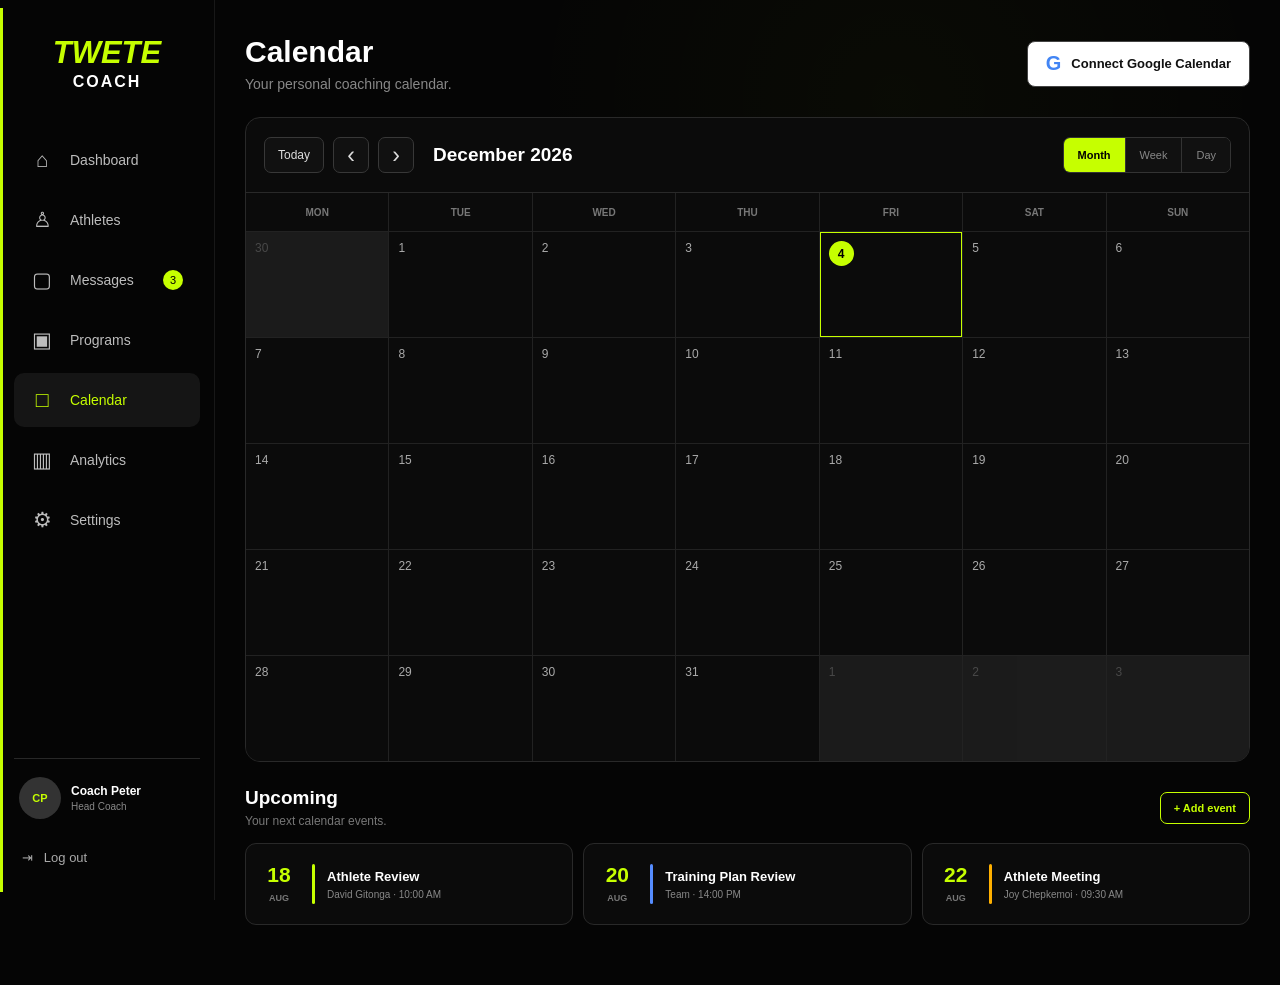
<file: coach-calendar.html>
<!DOCTYPE html>
<html lang="en">
<head>
    <meta charset="UTF-8">
    <meta name="viewport" content="width=device-width, initial-scale=1.0">

    <title>Twete Coach | Calendar</title>

    <link rel="stylesheet" href="coach-calendar.css">
</head>

<body>

<div class="calendar-app">

    <!-- SIDEBAR -->

    <aside class="sidebar">

        <div class="brand">
            <div class="brand-name">TWETE</div>
            <div class="brand-role">COACH</div>
        </div>

        <nav class="sidebar-nav">

            <button class="nav-item" onclick="goTo('coach.html')">
                <span class="nav-icon">⌂</span>
                <span>Dashboard</span>
            </button>

            <button class="nav-item" onclick="goTo('coach-athletes.html')">
                <span class="nav-icon">♙</span>
                <span>Athletes</span>
            </button>

            <button class="nav-item" onclick="goTo('coach-messages.html')">
                <span class="nav-icon">▢</span>
                <span>Messages</span>
                <span class="message-badge">3</span>
            </button>

            <button class="nav-item" onclick="goTo('coach-programs.html')">
                <span class="nav-icon">▣</span>
                <span>Programs</span>
            </button>

            <button class="nav-item active">
                <span class="nav-icon">□</span>
                <span>Calendar</span>
            </button>

            <button class="nav-item" onclick="goTo('coach-analytics.html')">
                <span class="nav-icon">▥</span>
                <span>Analytics</span>
            </button>

            <button class="nav-item" onclick="goTo('coach-settings.html')">
                <span class="nav-icon">⚙</span>
                <span>Settings</span>
            </button>

        </nav>


        <div class="sidebar-bottom">

            <div class="coach-profile">

                <div class="coach-avatar">
                    CP
                </div>

                <div>
                    <strong>Coach Peter</strong>
                    <span>Head Coach</span>
                </div>

            </div>

            <button class="logout-button" onclick="logout()">
                ⇥ &nbsp; Log out
            </button>

        </div>

    </aside>


    <!-- MAIN -->

    <main class="main-content">

        <header class="page-header">

            <div>
                <h1>Calendar</h1>

                <p>
                    Your personal coaching calendar.
                </p>
            </div>

            <button
                class="google-button"
                onclick="connectGoogleCalendar()">

                <span class="google-icon">G</span>

                Connect Google Calendar

            </button>

        </header>


        <!-- GOOGLE CONNECTION STATUS -->

        <div
            id="connectionMessage"
            class="connection-message hidden">

            <span class="connection-dot"></span>

            Google Calendar is connected.

            <button onclick="disconnectGoogleCalendar()">
                Disconnect
            </button>

        </div>


        <!-- CALENDAR TOOLBAR -->

        <section class="calendar-container">

            <div class="calendar-toolbar">

                <div class="calendar-navigation">

                    <button
                        class="today-button"
                        onclick="goToday()">

                        Today

                    </button>

                    <button
                        class="arrow-button"
                        onclick="previousMonth()">

                        ‹

                    </button>

                    <button
                        class="arrow-button"
                        onclick="nextMonth()">

                        ›

                    </button>

                    <h2 id="monthTitle">
                        August 2026
                    </h2>

                </div>


                <div class="calendar-views">

                    <button
                        class="view-button active"
                        onclick="changeView('month')">

                        Month

                    </button>

                    <button
                        class="view-button"
                        onclick="changeView('week')">

                        Week

                    </button>

                    <button
                        class="view-button"
                        onclick="changeView('day')">

                        Day

                    </button>

                </div>

            </div>


            <!-- CALENDAR -->

            <div class="calendar-grid">

                <div class="day-header">MON</div>
                <div class="day-header">TUE</div>
                <div class="day-header">WED</div>
                <div class="day-header">THU</div>
                <div class="day-header">FRI</div>
                <div class="day-header">SAT</div>
                <div class="day-header">SUN</div>

                <div id="calendarDays"></div>

            </div>

        </section>


        <!-- UPCOMING EVENTS -->

        <section class="upcoming-section">

            <div class="section-heading">

                <div>
                    <h2>Upcoming</h2>

                    <p>
                        Your next calendar events.
                    </p>
                </div>

                <button onclick="addEvent()">
                    + Add event
                </button>

            </div>


            <div class="event-list">

                <div class="event-card">

                    <div class="event-date">
                        <strong>18</strong>
                        <span>AUG</span>
                    </div>

                    <div class="event-color lime"></div>

                    <div class="event-info">

                        <h3>
                            Athlete Review
                        </h3>

                        <p>
                            David Gitonga · 10:00 AM
                        </p>

                    </div>

                </div>


                <div class="event-card">

                    <div class="event-date">
                        <strong>20</strong>
                        <span>AUG</span>
                    </div>

                    <div class="event-color blue"></div>

                    <div class="event-info">

                        <h3>
                            Training Plan Review
                        </h3>

                        <p>
                            Team · 14:00 PM
                        </p>

                    </div>

                </div>


                <div class="event-card">

                    <div class="event-date">
                        <strong>22</strong>
                        <span>AUG</span>
                    </div>

                    <div class="event-color orange"></div>

                    <div class="event-info">

                        <h3>
                            Athlete Meeting
                        </h3>

                        <p>
                            Joy Chepkemoi · 09:30 AM
                        </p>

                    </div>

                </div>

            </div>

        </section>

    </main>

</div>


<script src="coach-calendar.js"></script>

</body>
</html>
</file>
<file: coach-calendar.css>
* {
    margin: 0;
    padding: 0;
    box-sizing: border-box;
}


body {
    background: #050505;
    color: #ffffff;

    font-family:
        Arial,
        Helvetica,
        sans-serif;
}


button {
    font-family: inherit;
    cursor: pointer;
}


.calendar-app {
    min-height: 100vh;

    display: flex;

    background:
        radial-gradient(
            circle at 70% 10%,
            rgba(198,255,0,0.025),
            transparent 30%
        ),
        #050505;
}


/* =========================
   SIDEBAR
========================= */

.sidebar {
    width: 215px;

    min-height: 100vh;

    padding: 35px 14px 22px;

    border-right: 1px solid #181818;

    display: flex;
    flex-direction: column;

    position: fixed;

    left: 0;
    top: 0;
    bottom: 0;
}


.brand {
    text-align: center;

    margin-bottom: 42px;
}


.brand-name {
    color: #C6FF00;

    font-size: 31px;

    font-weight: 900;

    font-style: italic;
}


.brand-role {
    margin-top: 2px;

    font-size: 16px;

    font-weight: 700;

    letter-spacing: 2px;
}


.sidebar-nav {
    display: flex;

    flex-direction: column;

    gap: 6px;
}


.nav-item {
    width: 100%;

    min-height: 54px;

    border: none;

    background: transparent;

    color: #bdbdbd;

    border-radius: 10px;

    display: flex;

    align-items: center;

    gap: 17px;

    padding: 0 17px;

    font-size: 14px;

    text-align: left;
}


.nav-item:hover {
    color: #ffffff;

    background: #101010;
}


.nav-item.active {
    color: #C6FF00;

    background: #151515;
}


.nav-item.active::before {
    content: "";

    position: absolute;

    left: 0;

    top: 8px;
    bottom: 8px;

    width: 3px;

    background: #C6FF00;
}


.nav-icon {
    width: 22px;

    text-align: center;

    font-size: 21px;
}


.message-badge {
    margin-left: auto;

    width: 20px;
    height: 20px;

    border-radius: 50%;

    background: #C6FF00;

    color: #000000;

    font-size: 11px;

    display: flex;

    align-items: center;
    justify-content: center;
}


.sidebar-bottom {
    margin-top: auto;
}


.coach-profile {
    border-top: 1px solid #282828;

    padding: 18px 5px;

    display: flex;

    align-items: center;

    gap: 10px;
}


.coach-avatar {
    width: 42px;
    height: 42px;

    border-radius: 50%;

    background: #333;

    color: #C6FF00;

    display: flex;

    align-items: center;
    justify-content: center;

    font-size: 11px;
    font-weight: 800;
}


.coach-profile strong {
    display: block;

    font-size: 12px;
}


.coach-profile span {
    display: block;

    color: #888;

    font-size: 10px;

    margin-top: 3px;
}


.logout-button {
    width: 100%;

    border: none;

    background: transparent;

    color: #aaa;

    padding: 13px 8px;

    text-align: left;

    font-size: 13px;
}


/* =========================
   MAIN
========================= */

.main-content {
    margin-left: 215px;

    width: calc(100% - 215px);

    max-width: 1200px;

    padding: 35px 30px 60px;
}


.page-header {
    display: flex;

    justify-content: space-between;

    align-items: center;

    margin-bottom: 25px;
}


.page-header h1 {
    font-size: 30px;

    margin-bottom: 7px;
}


.page-header p {
    color: #888;

    font-size: 14px;
}


/* =========================
   GOOGLE BUTTON
========================= */

.google-button {
    height: 46px;

    padding: 0 18px;

    border: 1px solid #444;

    border-radius: 8px;

    background: #ffffff;

    color: #111;

    display: flex;

    align-items: center;

    gap: 10px;

    font-size: 13px;

    font-weight: 700;
}


.google-button:hover {
    background: #eeeeee;
}


.google-icon {
    font-size: 20px;

    font-weight: 800;

    color: #4285F4;
}


/* =========================
   CONNECTION
========================= */

.connection-message {
    padding: 12px 15px;

    border: 1px solid #405300;

    border-radius: 8px;

    background: rgba(198,255,0,0.04);

    color: #C6FF00;

    font-size: 13px;

    margin-bottom: 18px;
}


.connection-message button {
    float: right;

    border: none;

    background: transparent;

    color: #aaa;

    font-size: 12px;
}


.hidden {
    display: none;
}


.connection-dot {
    display: inline-block;

    width: 8px;
    height: 8px;

    border-radius: 50%;

    background: #C6FF00;

    margin-right: 8px;
}


/* =========================
   CALENDAR
========================= */

.calendar-container {
    border: 1px solid #292929;

    border-radius: 15px;

    overflow: hidden;

    background: #0b0b0b;
}


.calendar-toolbar {
    min-height: 75px;

    padding: 14px 18px;

    display: flex;

    justify-content: space-between;

    align-items: center;

    border-bottom: 1px solid #292929;
}


.calendar-navigation {
    display: flex;

    align-items: center;

    gap: 9px;
}


.calendar-navigation h2 {
    font-size: 19px;

    margin-left: 10px;
}


.today-button,
.arrow-button {
    height: 36px;

    border: 1px solid #383838;

    background: #111111;

    color: #ddd;

    border-radius: 7px;
}


.today-button {
    padding: 0 13px;

    font-size: 12px;
}


.arrow-button {
    width: 36px;

    font-size: 23px;
}


.today-button:hover,
.arrow-button:hover {
    border-color: #C6FF00;

    color: #C6FF00;
}


.calendar-views {
    display: flex;

    border: 1px solid #333;

    border-radius: 7px;

    overflow: hidden;
}


.view-button {
    height: 34px;

    padding: 0 14px;

    border: none;

    border-right: 1px solid #333;

    background: #111;

    color: #888;

    font-size: 11px;
}


.view-button:last-child {
    border-right: none;
}


.view-button.active {
    background: #C6FF00;

    color: #000;

    font-weight: 700;
}


/* =========================
   CALENDAR GRID
========================= */

.calendar-grid {
    display: grid;

    grid-template-columns:
        repeat(7, 1fr);

    background: #222;

    gap: 1px;
}


.day-header {
    min-height: 38px;

    display: flex;

    align-items: center;
    justify-content: center;

    background: #0b0b0b;

    color: #777;

    font-size: 10px;

    font-weight: 700;
}


#calendarDays {
    display: contents;
}


.calendar-day {
    min-height: 105px;

    padding: 9px;

    background: #0b0b0b;

    position: relative;

    transition: background 0.15s;
}


.calendar-day:hover {
    background: #101010;
}


.calendar-day.other-month {
    opacity: 0.28;
}


.calendar-day.today {
    box-shadow:
        inset 0 0 0 1px #C6FF00;
}


.day-number {
    font-size: 12px;

    color: #aaa;

    margin-bottom: 7px;
}


.today .day-number {
    width: 25px;
    height: 25px;

    display: flex;

    align-items: center;
    justify-content: center;

    background: #C6FF00;

    color: #000;

    border-radius: 50%;

    font-weight: 800;
}


.calendar-event {
    padding: 5px 6px;

    border-radius: 4px;

    margin-bottom: 4px;

    font-size: 10px;

    white-space: nowrap;

    overflow: hidden;

    text-overflow: ellipsis;

    background: rgba(198,255,0,0.13);

    border-left: 2px solid #C6FF00;

    color: #ddd;
}


.calendar-event.blue {
    background: rgba(70,130,255,0.12);

    border-left-color: #558cff;
}


.calendar-event.orange {
    background: rgba(255,170,0,0.12);

    border-left-color: #ffb000;
}


/* =========================
   UPCOMING
========================= */

.upcoming-section {
    margin-top: 25px;
}


.section-heading {
    display: flex;

    justify-content: space-between;

    align-items: center;

    margin-bottom: 15px;
}


.section-heading h2 {
    font-size: 19px;

    margin-bottom: 5px;
}


.section-heading p {
    color: #777;

    font-size: 12px;
}


.section-heading button {
    border: 1px solid #C6FF00;

    background: transparent;

    color: #C6FF00;

    border-radius: 7px;

    padding: 9px 13px;

    font-size: 11px;

    font-weight: 700;
}


.section-heading button:hover {
    background: #C6FF00;

    color: #000;
}


.event-list {
    display: grid;

    grid-template-columns:
        repeat(3, 1fr);

    gap: 10px;
}


.event-card {
    min-height: 82px;

    border: 1px solid #292929;

    border-radius: 11px;

    background: #0b0b0b;

    display: flex;

    align-items: center;

    gap: 12px;

    padding: 12px;
}


.event-date {
    width: 42px;

    text-align: center;
}


.event-date strong {
    display: block;

    color: #C6FF00;

    font-size: 21px;
}


.event-date span {
    color: #777;

    font-size: 9px;

    font-weight: 700;
}


.event-color {
    width: 3px;

    height: 40px;

    border-radius: 4px;

    background: #C6FF00;
}


.event-color.blue {
    background: #558cff;
}


.event-color.orange {
    background: #ffb000;
}


.event-info h3 {
    font-size: 13px;

    margin-bottom: 5px;
}


.event-info p {
    color: #888;

    font-size: 10px;
}


/* =========================
   MOBILE
========================= */

@media (max-width: 800px) {

    .sidebar {
        width: 175px;
    }

    .main-content {
        margin-left: 175px;

        width: calc(100% - 175px);

        padding: 25px 15px;
    }

    .page-header {
        display: block;
    }

    .google-button {
        margin-top: 15px;
    }

    .calendar-day {
        min-height: 85px;

        padding: 5px;
    }

    .event-list {
        grid-template-columns: 1fr;
    }

}


@media (max-width: 600px) {

    .calendar-app {
        display: block;
    }

    .sidebar {
        position: static;

        width: 100%;

        min-height: auto;

        padding: 15px;

        border-right: none;

        border-bottom: 1px solid #222;
    }

    .brand {
        margin-bottom: 15px;
    }

    .sidebar-nav {
        display: grid;

        grid-template-columns:
            repeat(4, 1fr);
    }

    .nav-item {
        min-height: 45px;

        padding: 4px;

        flex-direction: column;

        justify-content: center;

        gap: 2px;

        font-size: 9px;
    }

    .nav-icon {
        font-size: 16px;
    }

    .sidebar-bottom {
        display: none;
    }

    .main-content {
        margin-left: 0;

        width: 100%;

        padding: 20px 10px 40px;
    }

    .page-header h1 {
        font-size: 25px;
    }

    .calendar-toolbar {
        display: block;
    }

    .calendar-navigation {
        margin-bottom: 12px;

        flex-wrap: wrap;
    }

    .calendar-navigation h2 {
        font-size: 16px;

        margin-left: 0;
    }

    .calendar-views {
        width: fit-content;
    }

    .day-header {
        font-size: 8px;
    }

    .calendar-day {
        min-height: 65px;

        padding: 4px;
    }

    .day-number {
        font-size: 10px;

        margin-bottom: 4px;
    }

    .calendar-event {
        font-size: 8px;

        padding: 3px;
    }

}
</file>
